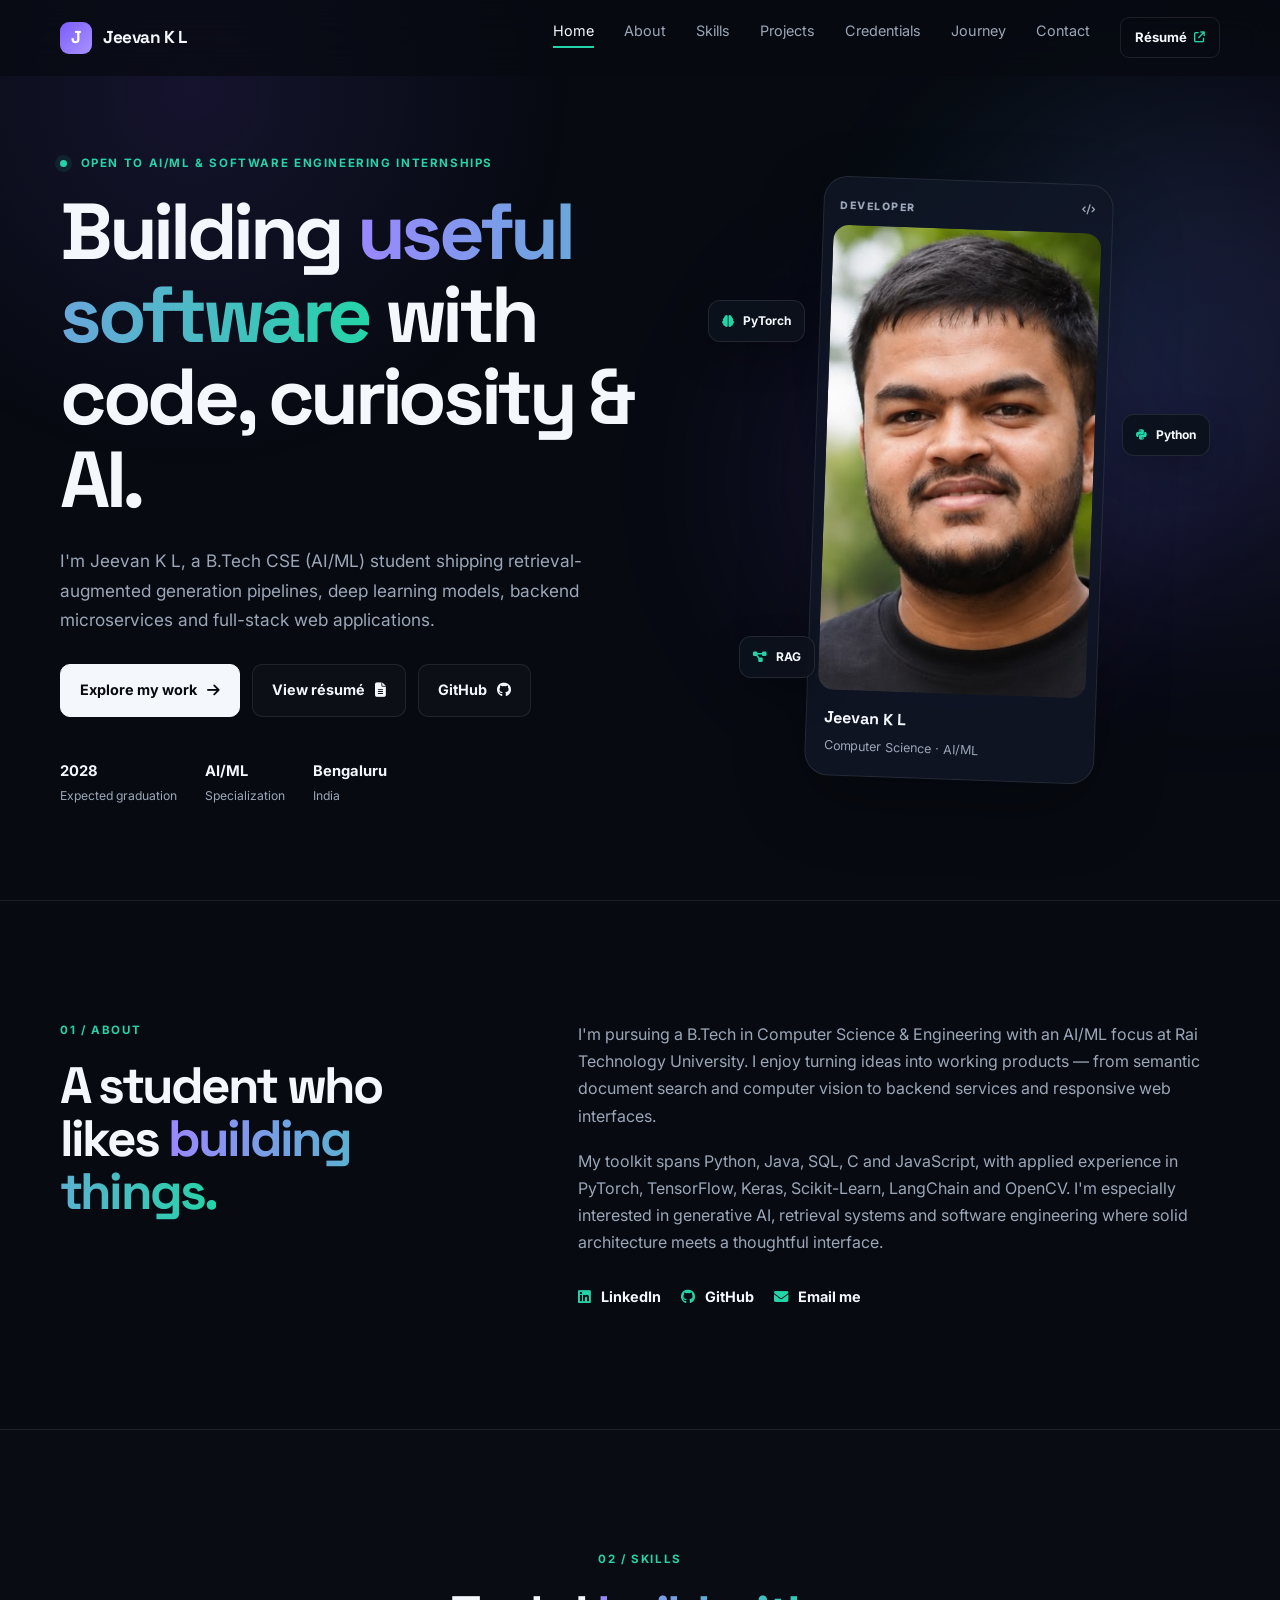
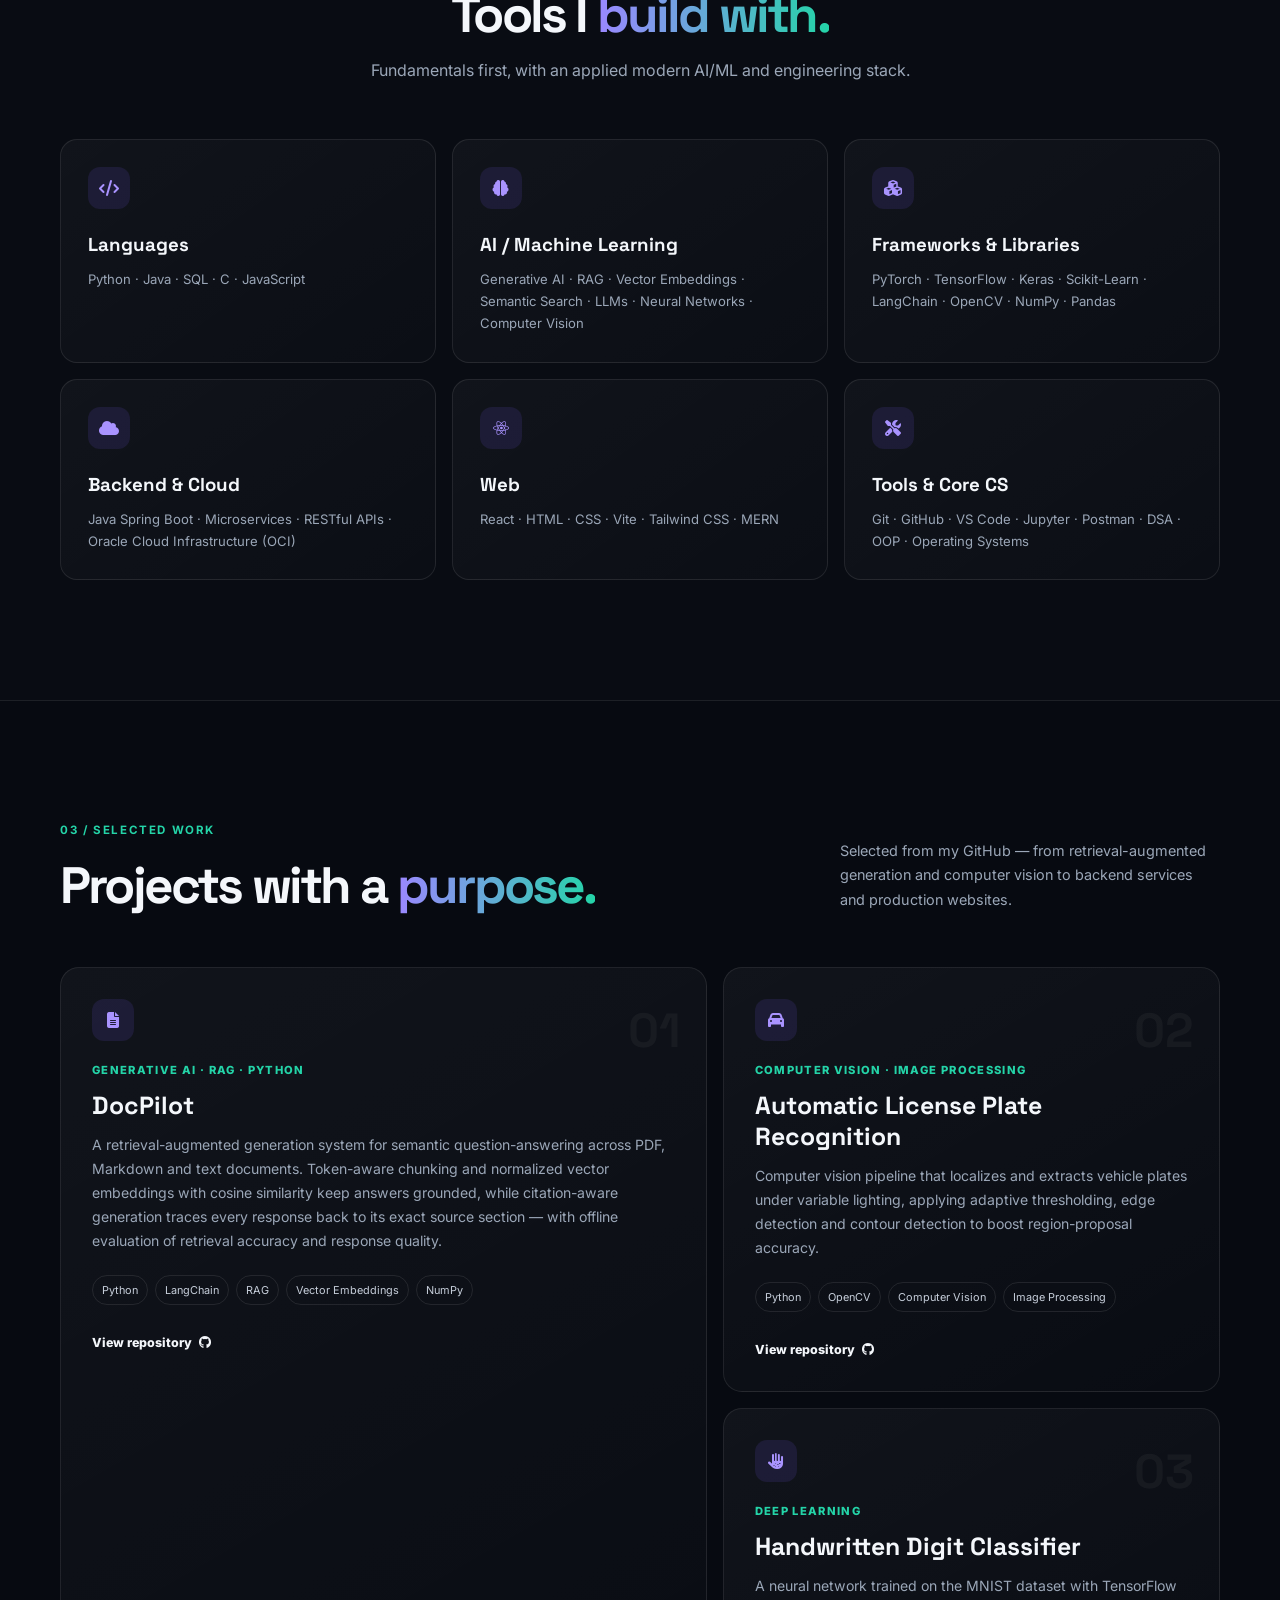
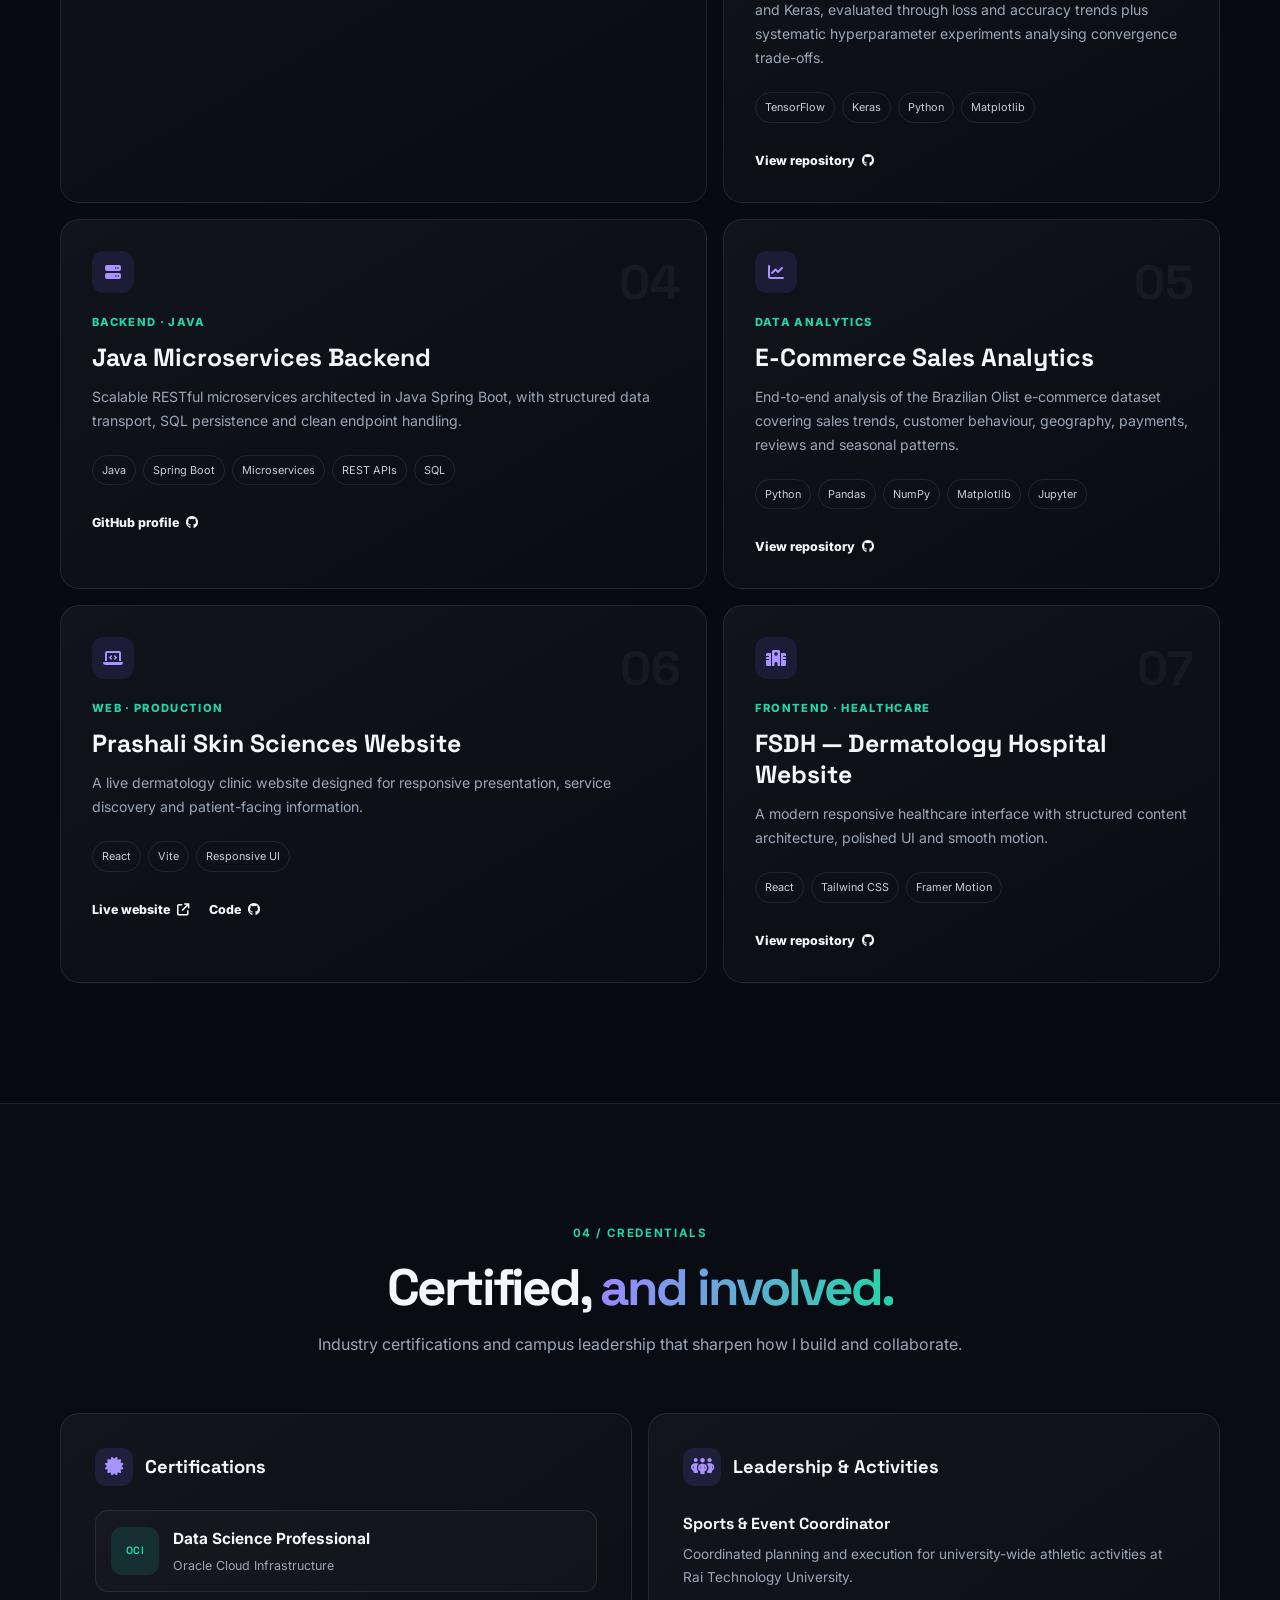
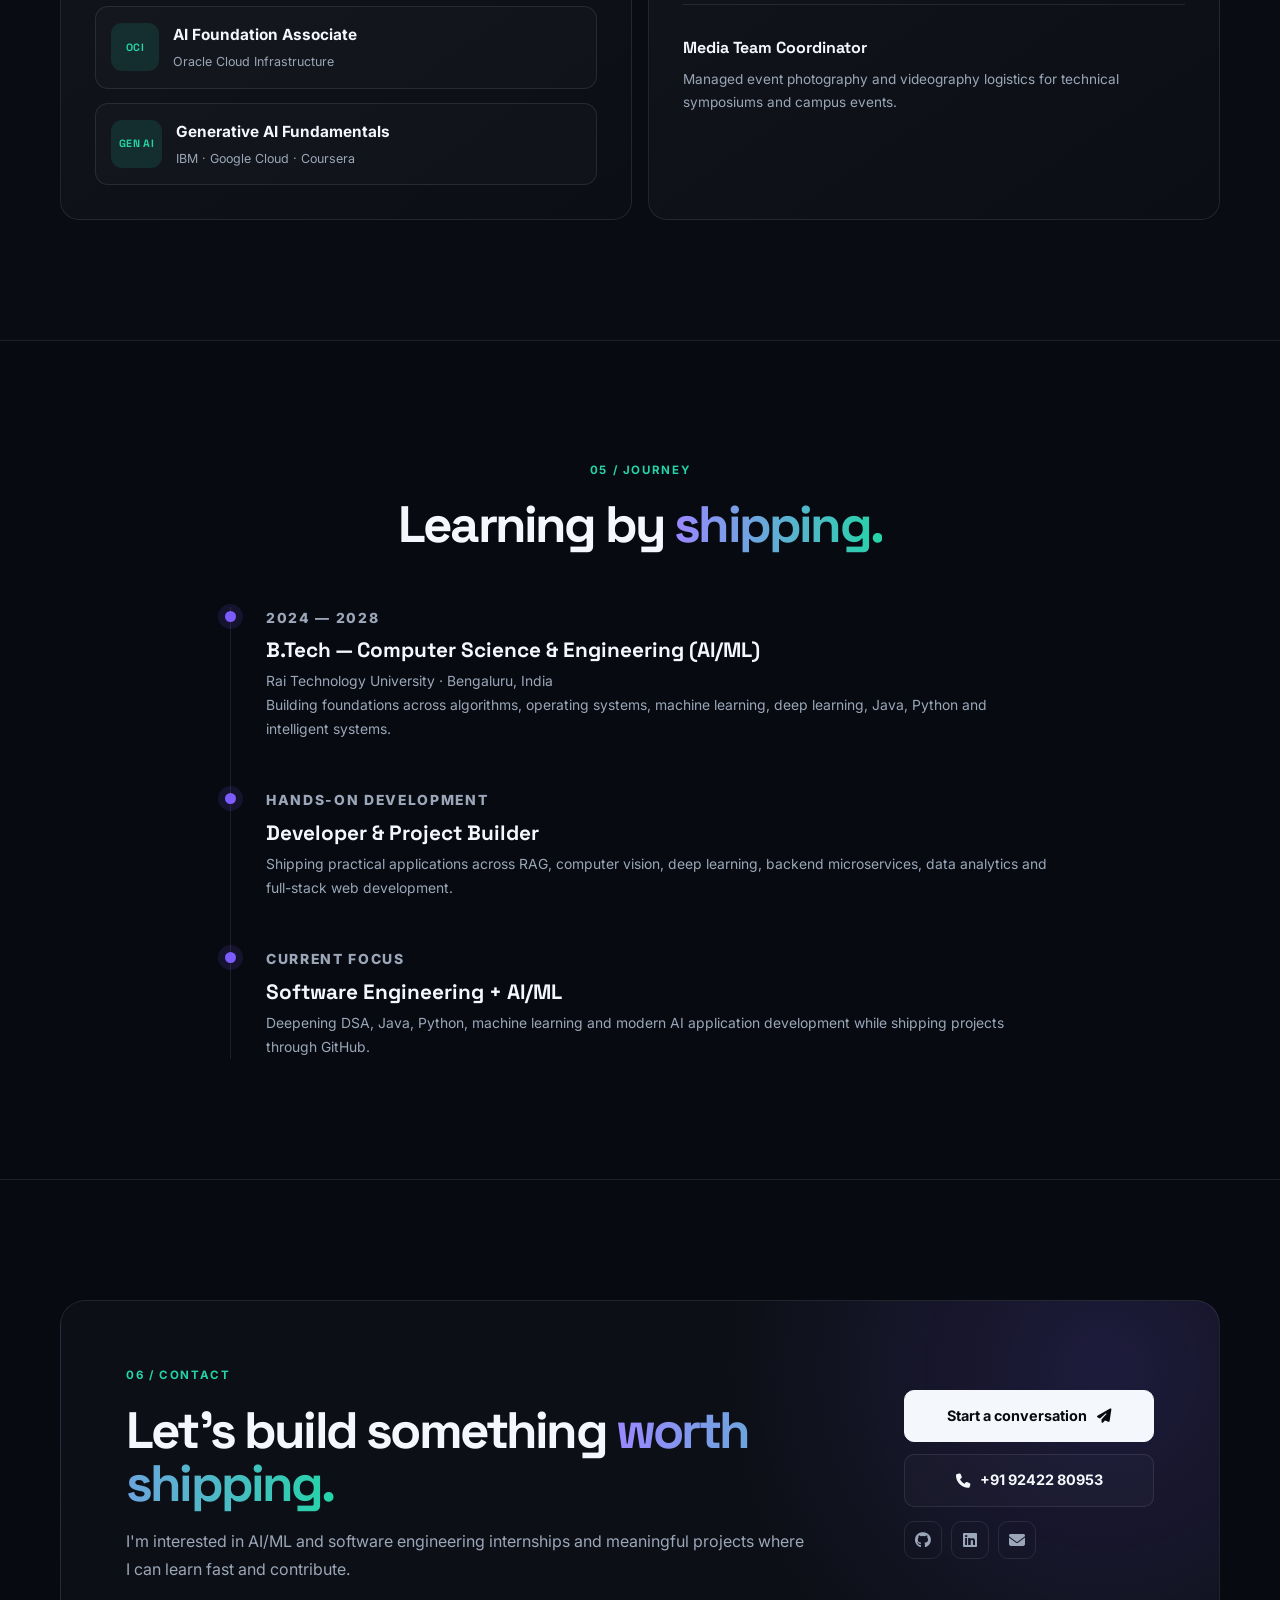
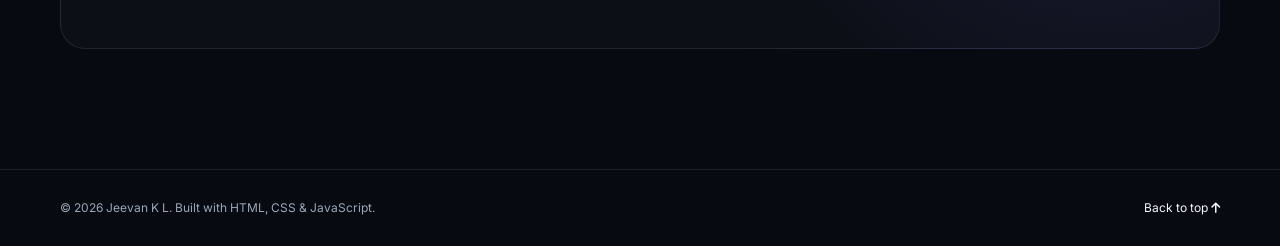
<file: index.html>
<!DOCTYPE html>
<html lang="en">
<head>
  <meta charset="UTF-8">
  <meta name="viewport" content="width=device-width, initial-scale=1.0">
  <meta name="description" content="Jeevan K L — B.Tech CSE (AI/ML) student building RAG systems, deep learning models, backend microservices and full-stack web applications. Open to AI/ML and software engineering internships.">
  <meta name="keywords" content="Jeevan K L, software developer, AI ML, RAG, PyTorch, TensorFlow, Spring Boot, React, Python, Java, portfolio, GitHub, Bengaluru">
  <meta name="author" content="Jeevan K L">
  <meta name="theme-color" content="#070a11">
  <meta property="og:title" content="Jeevan K L — AI/ML & Software Developer Portfolio">
  <meta property="og:description" content="B.Tech CSE (AI/ML) student building RAG pipelines, deep learning models and practical full-stack software.">
  <meta property="og:type" content="website">
  <meta property="og:url" content="https://jeevan-u.github.io/portfolio/">
  <meta property="og:image" content="https://jeevan-u.github.io/portfolio/images/jeevanimage.jpeg">
  <meta name="twitter:card" content="summary_large_image">
  <meta name="twitter:title" content="Jeevan K L — AI/ML & Software Developer Portfolio">
  <meta name="twitter:description" content="B.Tech CSE (AI/ML) student building RAG pipelines, deep learning models and practical full-stack software.">
  <meta name="twitter:image" content="https://jeevan-u.github.io/portfolio/images/jeevanimage.jpeg">
  <link rel="canonical" href="https://jeevan-u.github.io/portfolio/">
  <link rel="icon" href="data:image/svg+xml,%3Csvg xmlns='http://www.w3.org/2000/svg' viewBox='0 0 100 100'%3E%3Crect width='100' height='100' rx='24' fill='%237c5cff'/%3E%3Ctext x='50' y='73' font-size='66' font-family='Arial,sans-serif' font-weight='bold' text-anchor='middle' fill='white'%3EJ%3C/text%3E%3C/svg%3E">
  <link rel="preconnect" href="https://fonts.googleapis.com">
  <link rel="preconnect" href="https://fonts.gstatic.com" crossorigin>
  <link href="https://fonts.googleapis.com/css2?family=Inter:wght@400;500;600;700;800&family=Space+Grotesk:wght@500;600;700&display=swap" rel="stylesheet">
  <link rel="stylesheet" href="https://cdnjs.cloudflare.com/ajax/libs/font-awesome/6.7.1/css/all.min.css">
  <link rel="stylesheet" href="style.css">
  <title>Jeevan K L | AI/ML & Software Developer</title>
  <script type="application/ld+json">
  {
    "@context": "https://schema.org",
    "@type": "Person",
    "name": "Jeevan K L",
    "url": "https://jeevan-u.github.io/portfolio/",
    "image": "https://jeevan-u.github.io/portfolio/images/jeevanimage.jpeg",
    "jobTitle": "Software Developer · AI/ML Student",
    "email": "mailto:kljeevan5@gmail.com",
    "telephone": "+91 92422 80953",
    "address": { "@type": "PostalAddress", "addressLocality": "Bengaluru", "addressRegion": "Karnataka", "addressCountry": "IN" },
    "alumniOf": { "@type": "CollegeOrUniversity", "name": "Rai Technology University" },
    "sameAs": [
      "https://github.com/Jeevan-u",
      "https://www.linkedin.com/in/jeevan-k-l-888537317/"
    ],
    "knowsAbout": ["Python", "Java", "Machine Learning", "Retrieval-Augmented Generation", "PyTorch", "TensorFlow", "Spring Boot", "React"]
  }
  </script>
</head>
<body>
  <a class="skip-link" href="#main-content">Skip to content</a>
  <div class="progress-bar" id="progressBar" aria-hidden="true"></div>

  <header class="site-header" id="home">
    <nav class="navbar" aria-label="Primary navigation">
      <div class="container nav-inner">
        <a class="brand" href="#home" aria-label="Jeevan K L home"><span>J</span> Jeevan K L</a>
        <button class="nav-toggle" id="navToggle" aria-expanded="false" aria-controls="navMenu" aria-label="Open navigation"><i class="fa-solid fa-bars"></i></button>
        <ul class="nav-menu" id="navMenu">
          <li><a class="nav-link active" href="#home">Home</a></li>
          <li><a class="nav-link" href="#about">About</a></li>
          <li><a class="nav-link" href="#skills">Skills</a></li>
          <li><a class="nav-link" href="#projects">Projects</a></li>
          <li><a class="nav-link" href="#credentials">Credentials</a></li>
          <li><a class="nav-link" href="#experience">Journey</a></li>
          <li><a class="nav-link" href="#contact">Contact</a></li>
          <li><a class="nav-cta" href="resume.html">Résumé <i class="fa-solid fa-arrow-up-right-from-square"></i></a></li>
        </ul>
      </div>
    </nav>

    <section class="hero container" aria-labelledby="hero-title">
      <div class="hero-copy reveal">
        <p class="eyebrow"><span class="status-dot"></span> Open to AI/ML & software engineering internships</p>
        <h1 id="hero-title">Building <span>useful software</span> with code, curiosity & AI.</h1>
        <p class="hero-text">I'm Jeevan K L, a B.Tech CSE (AI/ML) student shipping retrieval-augmented generation pipelines, deep learning models, backend microservices and full-stack web applications.</p>
        <div class="hero-actions">
          <a class="btn btn-primary" href="#projects">Explore my work <i class="fa-solid fa-arrow-right"></i></a>
          <a class="btn btn-ghost" href="resume.html">View résumé <i class="fa-solid fa-file-lines"></i></a>
          <a class="btn btn-ghost" href="https://github.com/Jeevan-u" target="_blank" rel="noopener noreferrer">GitHub <i class="fa-brands fa-github"></i></a>
        </div>
        <div class="hero-meta" aria-label="Quick facts">
          <span><strong>2028</strong> Expected graduation</span>
          <span><strong>AI/ML</strong> Specialization</span>
          <span><strong>Bengaluru</strong> India</span>
        </div>
      </div>
      <div class="hero-visual reveal reveal-delay" aria-label="Jeevan K L profile">
        <div class="visual-glow"></div>
        <div class="profile-card">
          <div class="card-top"><span>DEVELOPER</span><i class="fa-solid fa-code"></i></div>
          <img src="images/jeevanimage.jpeg" alt="Jeevan K L profile photo" loading="eager" width="620" height="465">
          <div class="profile-caption"><strong>Jeevan K L</strong><span>Computer Science · AI/ML</span></div>
        </div>
        <div class="floating-chip chip-one"><i class="fa-solid fa-brain"></i> PyTorch</div>
        <div class="floating-chip chip-two"><i class="fa-brands fa-python"></i> Python</div>
        <div class="floating-chip chip-three"><i class="fa-solid fa-diagram-project"></i> RAG</div>
      </div>
    </section>
  </header>

  <main id="main-content">
    <section class="section about" id="about" aria-labelledby="about-title">
      <div class="container split">
        <div class="section-heading reveal"><p class="eyebrow">01 / About</p><h2 id="about-title">A student who likes <span>building things.</span></h2></div>
        <div class="about-copy reveal reveal-delay">
          <p>I'm pursuing a B.Tech in Computer Science &amp; Engineering with an AI/ML focus at Rai Technology University. I enjoy turning ideas into working products — from semantic document search and computer vision to backend services and responsive web interfaces.</p>
          <p>My toolkit spans Python, Java, SQL, C and JavaScript, with applied experience in PyTorch, TensorFlow, Keras, Scikit-Learn, LangChain and OpenCV. I'm especially interested in generative AI, retrieval systems and software engineering where solid architecture meets a thoughtful interface.</p>
          <div class="about-links">
            <a href="https://www.linkedin.com/in/jeevan-k-l-888537317/" target="_blank" rel="noopener noreferrer"><i class="fa-brands fa-linkedin"></i> LinkedIn</a>
            <a href="https://github.com/Jeevan-u" target="_blank" rel="noopener noreferrer"><i class="fa-brands fa-github"></i> GitHub</a>
            <a href="mailto:kljeevan5@gmail.com"><i class="fa-solid fa-envelope"></i> Email me</a>
          </div>
        </div>
      </div>
    </section>

    <section class="section skills-section" id="skills" aria-labelledby="skills-title">
      <div class="container">
        <div class="section-heading centered reveal"><p class="eyebrow">02 / Skills</p><h2 id="skills-title">Tools I <span>build with.</span></h2><p>Fundamentals first, with an applied modern AI/ML and engineering stack.</p></div>
        <div class="skill-grid">
          <article class="skill-card reveal"><div class="skill-icon"><i class="fa-solid fa-code"></i></div><h3>Languages</h3><p>Python · Java · SQL · C · JavaScript</p></article>
          <article class="skill-card reveal reveal-delay"><div class="skill-icon"><i class="fa-solid fa-brain"></i></div><h3>AI / Machine Learning</h3><p>Generative AI · RAG · Vector Embeddings · Semantic Search · LLMs · Neural Networks · Computer Vision</p></article>
          <article class="skill-card reveal"><div class="skill-icon"><i class="fa-solid fa-cubes"></i></div><h3>Frameworks &amp; Libraries</h3><p>PyTorch · TensorFlow · Keras · Scikit-Learn · LangChain · OpenCV · NumPy · Pandas</p></article>
          <article class="skill-card reveal reveal-delay"><div class="skill-icon"><i class="fa-solid fa-cloud"></i></div><h3>Backend &amp; Cloud</h3><p>Java Spring Boot · Microservices · RESTful APIs · Oracle Cloud Infrastructure (OCI)</p></article>
          <article class="skill-card reveal"><div class="skill-icon"><i class="fa-brands fa-react"></i></div><h3>Web</h3><p>React · HTML · CSS · Vite · Tailwind CSS · MERN</p></article>
          <article class="skill-card reveal reveal-delay"><div class="skill-icon"><i class="fa-solid fa-screwdriver-wrench"></i></div><h3>Tools &amp; Core CS</h3><p>Git · GitHub · VS Code · Jupyter · Postman · DSA · OOP · Operating Systems</p></article>
        </div>
      </div>
    </section>

    <section class="section projects" id="projects" aria-labelledby="projects-title">
      <div class="container">
        <div class="section-heading project-heading reveal">
          <div><p class="eyebrow">03 / Selected work</p><h2 id="projects-title">Projects with a <span>purpose.</span></h2></div>
          <p>Selected from my GitHub — from retrieval-augmented generation and computer vision to backend services and production websites.</p>
        </div>
        <div class="project-grid">
          <article class="project-card featured reveal">
            <div class="project-number">01</div><div class="project-icon"><i class="fa-solid fa-file-lines"></i></div>
            <p class="project-type">Generative AI · RAG · Python</p><h3>DocPilot</h3>
            <p>A retrieval-augmented generation system for semantic question-answering across PDF, Markdown and text documents. Token-aware chunking and normalized vector embeddings with cosine similarity keep answers grounded, while citation-aware generation traces every response back to its exact source section — with offline evaluation of retrieval accuracy and response quality.</p>
            <div class="tags"><span>Python</span><span>LangChain</span><span>RAG</span><span>Vector Embeddings</span><span>NumPy</span></div>
            <div class="project-links"><a href="https://github.com/Jeevan-u/docpilot" target="_blank" rel="noopener noreferrer">View repository <i class="fa-brands fa-github"></i></a></div>
          </article>

          <article class="project-card reveal reveal-delay">
            <div class="project-number">02</div><div class="project-icon"><i class="fa-solid fa-car"></i></div>
            <p class="project-type">Computer Vision · Image Processing</p><h3>Automatic License Plate Recognition</h3>
            <p>Computer vision pipeline that localizes and extracts vehicle plates under variable lighting, applying adaptive thresholding, edge detection and contour detection to boost region-proposal accuracy.</p>
            <div class="tags"><span>Python</span><span>OpenCV</span><span>Computer Vision</span><span>Image Processing</span></div>
            <div class="project-links"><a href="https://github.com/Jeevan-u/license-plate-recognition" target="_blank" rel="noopener noreferrer">View repository <i class="fa-brands fa-github"></i></a></div>
          </article>

          <article class="project-card reveal">
            <div class="project-number">03</div><div class="project-icon"><i class="fa-solid fa-hand-dots"></i></div>
            <p class="project-type">Deep Learning</p><h3>Handwritten Digit Classifier</h3>
            <p>A neural network trained on the MNIST dataset with TensorFlow and Keras, evaluated through loss and accuracy trends plus systematic hyperparameter experiments analysing convergence trade-offs.</p>
            <div class="tags"><span>TensorFlow</span><span>Keras</span><span>Python</span><span>Matplotlib</span></div>
            <div class="project-links"><a href="https://github.com/Jeevan-u/DEEP-LEARNING-ASSIGNMENT-" target="_blank" rel="noopener noreferrer">View repository <i class="fa-brands fa-github"></i></a></div>
          </article>

          <article class="project-card reveal reveal-delay">
            <div class="project-number">04</div><div class="project-icon"><i class="fa-solid fa-server"></i></div>
            <p class="project-type">Backend · Java</p><h3>Java Microservices Backend</h3>
            <p>Scalable RESTful microservices architected in Java Spring Boot, with structured data transport, SQL persistence and clean endpoint handling.</p>
            <div class="tags"><span>Java</span><span>Spring Boot</span><span>Microservices</span><span>REST APIs</span><span>SQL</span></div>
            <div class="project-links"><a href="https://github.com/Jeevan-u" target="_blank" rel="noopener noreferrer">GitHub profile <i class="fa-brands fa-github"></i></a></div>
          </article>

          <article class="project-card reveal">
            <div class="project-number">05</div><div class="project-icon"><i class="fa-solid fa-chart-line"></i></div>
            <p class="project-type">Data Analytics</p><h3>E-Commerce Sales Analytics</h3>
            <p>End-to-end analysis of the Brazilian Olist e-commerce dataset covering sales trends, customer behaviour, geography, payments, reviews and seasonal patterns.</p>
            <div class="tags"><span>Python</span><span>Pandas</span><span>NumPy</span><span>Matplotlib</span><span>Jupyter</span></div>
            <div class="project-links"><a href="https://github.com/Jeevan-u/-E-COMMERCE-SALES-ANALYTICS-PROJECT" target="_blank" rel="noopener noreferrer">View repository <i class="fa-brands fa-github"></i></a></div>
          </article>

          <article class="project-card reveal reveal-delay">
            <div class="project-number">06</div><div class="project-icon"><i class="fa-solid fa-laptop-code"></i></div>
            <p class="project-type">Web · Production</p><h3>Prashali Skin Sciences Website</h3>
            <p>A live dermatology clinic website designed for responsive presentation, service discovery and patient-facing information.</p>
            <div class="tags"><span>React</span><span>Vite</span><span>Responsive UI</span></div>
            <div class="project-links"><a href="https://www.prashaliskinsciences.com/" target="_blank" rel="noopener noreferrer">Live website <i class="fa-solid fa-arrow-up-right-from-square"></i></a><a href="https://github.com/Jeevan-u/Dermat-website-basic1" target="_blank" rel="noopener noreferrer">Code <i class="fa-brands fa-github"></i></a></div>
          </article>

          <article class="project-card reveal">
            <div class="project-number">07</div><div class="project-icon"><i class="fa-solid fa-hospital"></i></div>
            <p class="project-type">Frontend · Healthcare</p><h3>FSDH — Dermatology Hospital Website</h3>
            <p>A modern responsive healthcare interface with structured content architecture, polished UI and smooth motion.</p>
            <div class="tags"><span>React</span><span>Tailwind CSS</span><span>Framer Motion</span></div>
            <div class="project-links"><a href="https://github.com/Jeevan-u/FSDH" target="_blank" rel="noopener noreferrer">View repository <i class="fa-brands fa-github"></i></a></div>
          </article>
        </div>
      </div>
    </section>

    <section class="section credentials" id="credentials" aria-labelledby="credentials-title">
      <div class="container">
        <div class="section-heading centered reveal"><p class="eyebrow">04 / Credentials</p><h2 id="credentials-title">Certified, <span>and involved.</span></h2><p>Industry certifications and campus leadership that sharpen how I build and collaborate.</p></div>
        <div class="cred-grid">
          <div class="cred-col reveal">
            <h3 class="cred-head"><i class="fa-solid fa-certificate"></i> Certifications</h3>
            <ul class="cert-list">
              <li><span class="cert-badge">OCI</span><div><strong>Data Science Professional</strong><em>Oracle Cloud Infrastructure</em></div></li>
              <li><span class="cert-badge">OCI</span><div><strong>AI Foundation Associate</strong><em>Oracle Cloud Infrastructure</em></div></li>
              <li><span class="cert-badge">GEN&nbsp;AI</span><div><strong>Generative AI Fundamentals</strong><em>IBM · Google Cloud · Coursera</em></div></li>
            </ul>
          </div>
          <div class="cred-col reveal reveal-delay">
            <h3 class="cred-head"><i class="fa-solid fa-people-group"></i> Leadership &amp; Activities</h3>
            <ul class="lead-list">
              <li><strong>Sports &amp; Event Coordinator</strong><p>Coordinated planning and execution for university-wide athletic activities at Rai Technology University.</p></li>
              <li><strong>Media Team Coordinator</strong><p>Managed event photography and videography logistics for technical symposiums and campus events.</p></li>
            </ul>
          </div>
        </div>
      </div>
    </section>

    <section class="section experience" id="experience" aria-labelledby="experience-title">
      <div class="container">
        <div class="section-heading centered reveal"><p class="eyebrow">05 / Journey</p><h2 id="experience-title">Learning by <span>shipping.</span></h2></div>
        <div class="timeline">
          <article class="timeline-item reveal"><span class="timeline-dot"></span><div><p class="timeline-date">2024 — 2028</p><h3>B.Tech — Computer Science &amp; Engineering (AI/ML)</h3><p>Rai Technology University · Bengaluru, India</p><p>Building foundations across algorithms, operating systems, machine learning, deep learning, Java, Python and intelligent systems.</p></div></article>
          <article class="timeline-item reveal reveal-delay"><span class="timeline-dot"></span><div><p class="timeline-date">Hands-on development</p><h3>Developer &amp; Project Builder</h3><p>Shipping practical applications across RAG, computer vision, deep learning, backend microservices, data analytics and full-stack web development.</p></div></article>
          <article class="timeline-item reveal"><span class="timeline-dot"></span><div><p class="timeline-date">Current focus</p><h3>Software Engineering + AI/ML</h3><p>Deepening DSA, Java, Python, machine learning and modern AI application development while shipping projects through GitHub.</p></div></article>
        </div>
      </div>
    </section>

    <section class="section contact" id="contact" aria-labelledby="contact-title">
      <div class="container contact-card reveal">
        <div><p class="eyebrow">06 / Contact</p><h2 id="contact-title">Let's build something <span>worth shipping.</span></h2><p>I'm interested in AI/ML and software engineering internships and meaningful projects where I can learn fast and contribute.</p></div>
        <div class="contact-actions">
          <a class="btn btn-primary" href="mailto:kljeevan5@gmail.com">Start a conversation <i class="fa-solid fa-paper-plane"></i></a>
          <a class="btn btn-ghost" href="tel:+919242280953"><i class="fa-solid fa-phone"></i> +91 92422 80953</a>
          <div class="socials" aria-label="Social links">
            <a href="https://github.com/Jeevan-u" target="_blank" rel="noopener noreferrer" aria-label="GitHub"><i class="fa-brands fa-github"></i></a>
            <a href="https://www.linkedin.com/in/jeevan-k-l-888537317/" target="_blank" rel="noopener noreferrer" aria-label="LinkedIn"><i class="fa-brands fa-linkedin"></i></a>
            <a href="mailto:kljeevan5@gmail.com" aria-label="Email"><i class="fa-solid fa-envelope"></i></a>
          </div>
        </div>
      </div>
    </section>
  </main>

  <footer class="footer"><div class="container footer-inner"><p>© <span id="year"></span> Jeevan K L. Built with HTML, CSS &amp; JavaScript.</p><a href="#home">Back to top <i class="fa-solid fa-arrow-up"></i></a></div></footer>
  <script src="main.js"></script>
</body>
</html>
</file>
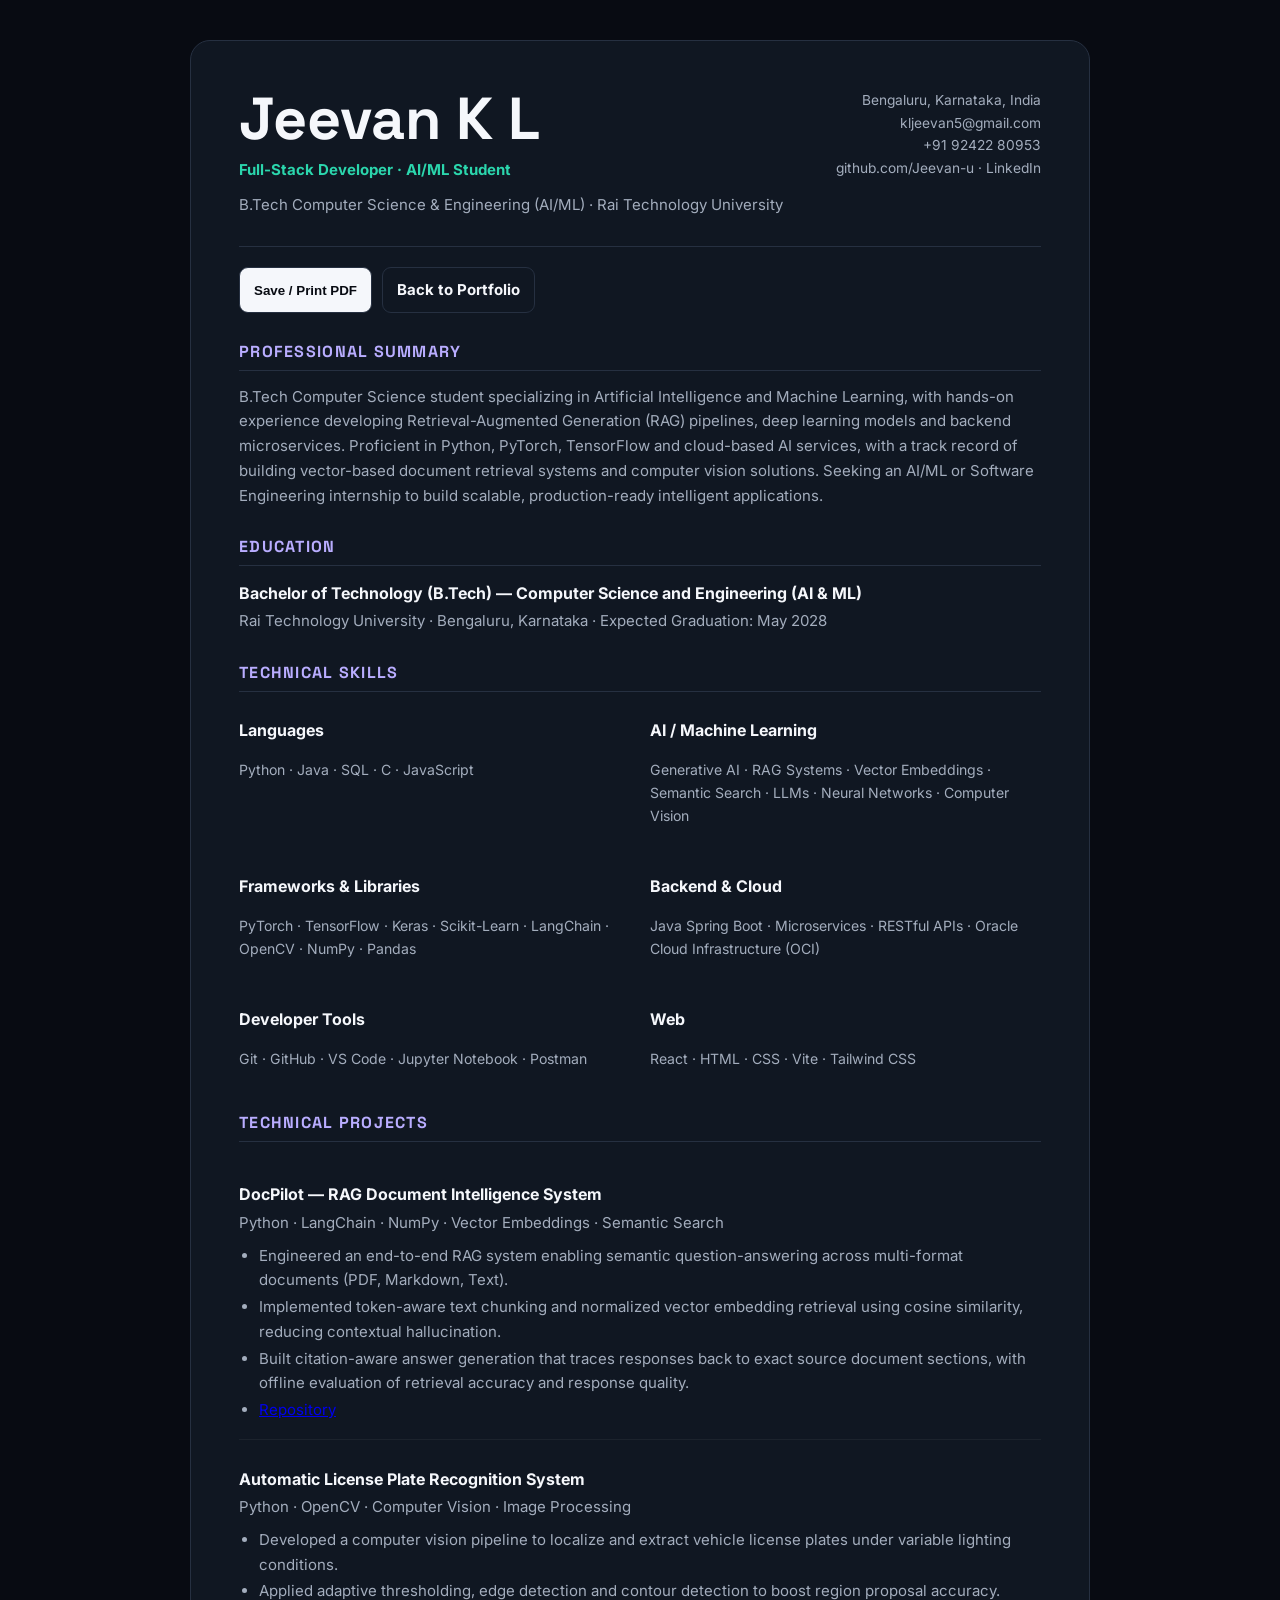
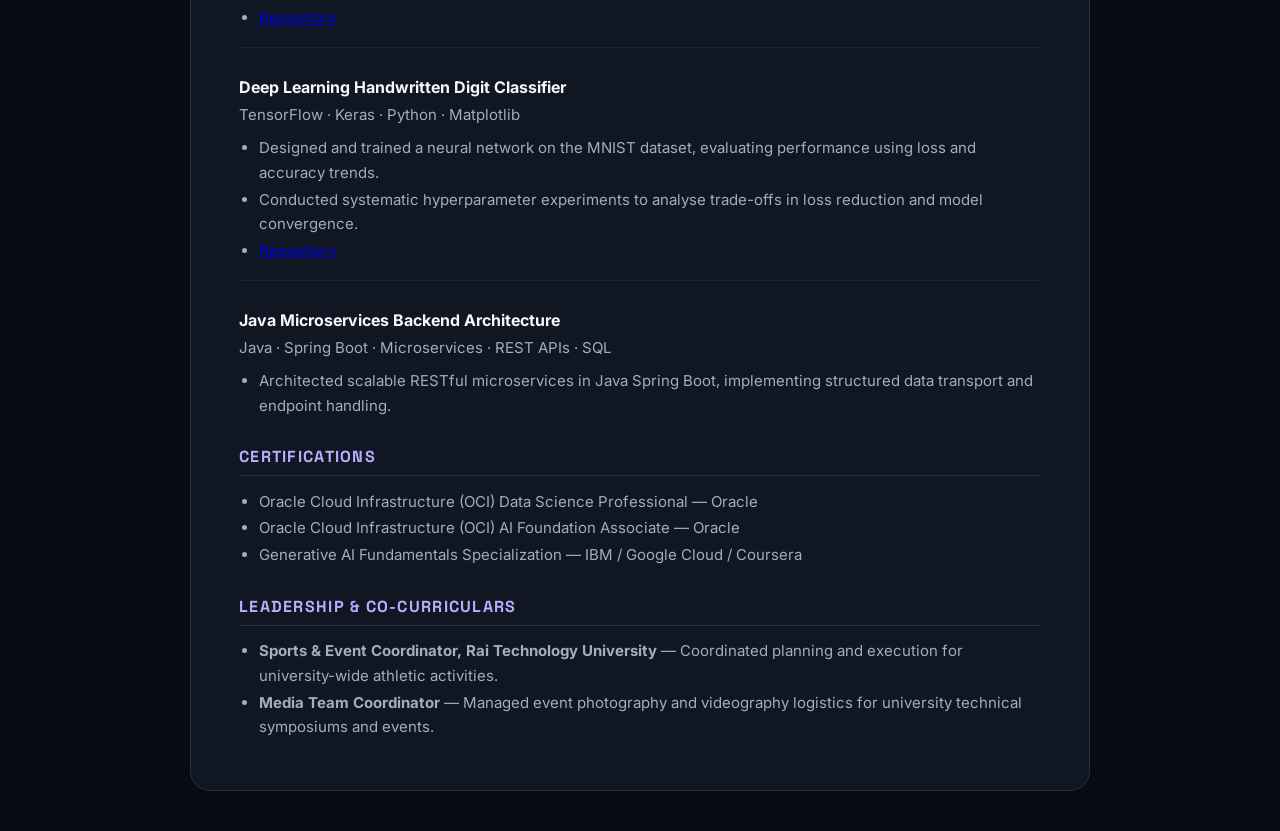
<file: resume.html>
<!DOCTYPE html>
<html lang="en">
<head>
  <meta charset="UTF-8">
  <meta name="viewport" content="width=device-width, initial-scale=1.0">
  <meta name="description" content="Resume of Jeevan K L — Computer Science Engineering student specializing in AI/ML, building RAG systems, deep learning models and backend microservices.">
  <title>Jeevan K L | Resume</title>
  <link rel="icon" href="data:image/svg+xml,%3Csvg xmlns='http://www.w3.org/2000/svg' viewBox='0 0 100 100'%3E%3Crect width='100' height='100' rx='24' fill='%237c5cff'/%3E%3Ctext x='50' y='73' font-size='66' font-family='Arial,sans-serif' font-weight='bold' text-anchor='middle' fill='white'%3EJ%3C/text%3E%3C/svg%3E">
  <link rel="preconnect" href="https://fonts.googleapis.com">
  <link rel="preconnect" href="https://fonts.gstatic.com" crossorigin>
  <link href="https://fonts.googleapis.com/css2?family=Inter:wght@400;500;600;700;800&family=Space+Grotesk:wght@600;700&display=swap" rel="stylesheet">
  <style>
    :root{--bg:#080b12;--card:#101722;--text:#f5f7fb;--muted:#a3adbd;--line:#263041;--accent:#8b72ff;--green:#2bd6ad}*{box-sizing:border-box}body{margin:0;background:var(--bg);color:var(--text);font:15px/1.65 Inter,system-ui,sans-serif}.page{width:min(900px,calc(100% - 28px));margin:40px auto}.resume{background:var(--card);border:1px solid var(--line);border-radius:20px;padding:48px}.top{display:flex;justify-content:space-between;gap:30px;align-items:flex-start;border-bottom:1px solid var(--line);padding-bottom:25px}.name{font:700 clamp(2.2rem,6vw,3.7rem)/1 'Space Grotesk';margin:0}.role{color:var(--green);font-weight:700;margin:10px 0}.contact{color:var(--muted);font-size:.86rem;text-align:right}.contact a{color:inherit;text-decoration:none}.contact a:hover{color:var(--text)}.actions{display:flex;gap:10px;flex-wrap:wrap;margin:20px 0}.btn{display:inline-block;padding:10px 14px;border:1px solid var(--line);border-radius:9px;color:var(--text);text-decoration:none;font-weight:700}.btn.primary{background:var(--text);color:#080b12}.section{margin-top:28px}.section h2{font:700 1rem 'Space Grotesk';letter-spacing:.08em;text-transform:uppercase;color:#b9adff;border-bottom:1px solid var(--line);padding-bottom:8px}.section h3{margin:12px 0 2px;font-size:1rem}.muted{color:var(--muted);margin:3px 0}.tags{color:var(--muted);font-size:.88rem}.grid{display:grid;grid-template-columns:1fr 1fr;gap:20px}.project{padding:14px 0;border-bottom:1px solid rgba(255,255,255,.05)}.project:last-child{border-bottom:0;padding-bottom:0}ul{margin:8px 0 0;padding-left:20px;color:var(--muted)}li{margin:2px 0}@media(max-width:650px){.resume{padding:28px 22px}.top{display:block}.contact{text-align:left;margin-top:16px}.grid{grid-template-columns:1fr}}@media print{body{background:white;color:#111}.resume{border:0;background:white;padding:0}.actions{display:none}.muted,ul,.contact,.tags{color:#444}.section h2{color:#4d3bb5}.role{color:#0f766e}}
  </style>
</head>
<body>
  <div class="page"><article class="resume">
    <header class="top"><div><h1 class="name">Jeevan K L</h1><p class="role">Full-Stack Developer · AI/ML Student</p><p class="muted">B.Tech Computer Science &amp; Engineering (AI/ML) · Rai Technology University</p></div><div class="contact">Bengaluru, Karnataka, India<br><a href="mailto:kljeevan5@gmail.com">kljeevan5@gmail.com</a><br><a href="tel:+919242280953">+91 92422 80953</a><br><a href="https://github.com/Jeevan-u">github.com/Jeevan-u</a> · <a href="https://www.linkedin.com/in/jeevan-k-l-888537317/">LinkedIn</a></div></header>
    <div class="actions"><button class="btn primary" onclick="window.print()">Save / Print PDF</button><a class="btn" href="index.html">Back to Portfolio</a></div>
    <section class="section"><h2>Professional Summary</h2><p class="muted">B.Tech Computer Science student specializing in Artificial Intelligence and Machine Learning, with hands-on experience developing Retrieval-Augmented Generation (RAG) pipelines, deep learning models and backend microservices. Proficient in Python, PyTorch, TensorFlow and cloud-based AI services, with a track record of building vector-based document retrieval systems and computer vision solutions. Seeking an AI/ML or Software Engineering internship to build scalable, production-ready intelligent applications.</p></section>
    <section class="section"><h2>Education</h2><h3>Bachelor of Technology (B.Tech) — Computer Science and Engineering (AI &amp; ML)</h3><p class="muted">Rai Technology University · Bengaluru, Karnataka · Expected Graduation: May 2028</p></section>
    <section class="section"><h2>Technical Skills</h2><div class="grid"><div><h3>Languages</h3><p class="tags">Python · Java · SQL · C · JavaScript</p></div><div><h3>AI / Machine Learning</h3><p class="tags">Generative AI · RAG Systems · Vector Embeddings · Semantic Search · LLMs · Neural Networks · Computer Vision</p></div><div><h3>Frameworks &amp; Libraries</h3><p class="tags">PyTorch · TensorFlow · Keras · Scikit-Learn · LangChain · OpenCV · NumPy · Pandas</p></div><div><h3>Backend &amp; Cloud</h3><p class="tags">Java Spring Boot · Microservices · RESTful APIs · Oracle Cloud Infrastructure (OCI)</p></div><div><h3>Developer Tools</h3><p class="tags">Git · GitHub · VS Code · Jupyter Notebook · Postman</p></div><div><h3>Web</h3><p class="tags">React · HTML · CSS · Vite · Tailwind CSS</p></div></div></section>
    <section class="section"><h2>Technical Projects</h2>
      <div class="project"><h3>DocPilot — RAG Document Intelligence System</h3><p class="muted">Python · LangChain · NumPy · Vector Embeddings · Semantic Search</p><ul><li>Engineered an end-to-end RAG system enabling semantic question-answering across multi-format documents (PDF, Markdown, Text).</li><li>Implemented token-aware text chunking and normalized vector embedding retrieval using cosine similarity, reducing contextual hallucination.</li><li>Built citation-aware answer generation that traces responses back to exact source document sections, with offline evaluation of retrieval accuracy and response quality.</li><li><a href="https://github.com/Jeevan-u/docpilot">Repository</a></li></ul></div>
      <div class="project"><h3>Automatic License Plate Recognition System</h3><p class="muted">Python · OpenCV · Computer Vision · Image Processing</p><ul><li>Developed a computer vision pipeline to localize and extract vehicle license plates under variable lighting conditions.</li><li>Applied adaptive thresholding, edge detection and contour detection to boost region proposal accuracy.</li><li><a href="https://github.com/Jeevan-u/license-plate-recognition">Repository</a></li></ul></div>
      <div class="project"><h3>Deep Learning Handwritten Digit Classifier</h3><p class="muted">TensorFlow · Keras · Python · Matplotlib</p><ul><li>Designed and trained a neural network on the MNIST dataset, evaluating performance using loss and accuracy trends.</li><li>Conducted systematic hyperparameter experiments to analyse trade-offs in loss reduction and model convergence.</li><li><a href="https://github.com/Jeevan-u/DEEP-LEARNING-ASSIGNMENT-">Repository</a></li></ul></div>
      <div class="project"><h3>Java Microservices Backend Architecture</h3><p class="muted">Java · Spring Boot · Microservices · REST APIs · SQL</p><ul><li>Architected scalable RESTful microservices in Java Spring Boot, implementing structured data transport and endpoint handling.</li></ul></div>
    </section>
    <section class="section"><h2>Certifications</h2><ul><li>Oracle Cloud Infrastructure (OCI) Data Science Professional — Oracle</li><li>Oracle Cloud Infrastructure (OCI) AI Foundation Associate — Oracle</li><li>Generative AI Fundamentals Specialization — IBM / Google Cloud / Coursera</li></ul></section>
    <section class="section"><h2>Leadership &amp; Co-Curriculars</h2><ul><li><strong>Sports &amp; Event Coordinator, Rai Technology University</strong> — Coordinated planning and execution for university-wide athletic activities.</li><li><strong>Media Team Coordinator</strong> — Managed event photography and videography logistics for university technical symposiums and events.</li></ul></section>
  </article></div>
</body>
</html>
</file>
<file: style.css>
:root{--bg:#070a11;--surface:#0d121c;--surface-2:#111827;--text:#f4f7fb;--muted:#9ba7b8;--line:rgba(255,255,255,.09);--accent:#7c5cff;--accent-2:#24d4a8;--max:1160px;--shadow:0 24px 70px rgba(0,0,0,.28)}
*{box-sizing:border-box;margin:0;padding:0}html{scroll-behavior:smooth;scroll-padding-top:84px}body{font-family:Inter,system-ui,sans-serif;background:var(--bg);color:var(--text);line-height:1.7;overflow-x:hidden}body:before{content:"";position:fixed;inset:0;pointer-events:none;background:radial-gradient(circle at 15% 10%,rgba(124,92,255,.12),transparent 28%),radial-gradient(circle at 85% 35%,rgba(36,212,168,.07),transparent 25%);z-index:-1}a{color:inherit;text-decoration:none}button{font:inherit}img{max-width:100%;display:block}.container{width:min(var(--max),calc(100% - 40px));margin:auto}.skip-link{position:fixed;left:15px;top:-60px;background:#fff;color:#000;padding:10px 16px;border-radius:8px;z-index:100}.skip-link:focus{top:15px}.progress-bar{position:fixed;top:0;left:0;height:3px;width:0;background:linear-gradient(90deg,var(--accent),var(--accent-2));z-index:200}
.site-header{min-height:100vh;position:relative;overflow:hidden}.site-header:after{content:"";position:absolute;width:480px;height:480px;right:-180px;top:110px;background:rgba(124,92,255,.13);filter:blur(100px);border-radius:50%;pointer-events:none}.navbar{position:fixed;top:0;left:0;right:0;height:76px;background:rgba(7,10,17,.72);backdrop-filter:blur(18px);border-bottom:1px solid transparent;z-index:100;transition:.3s}.navbar.scrolled{border-color:var(--line);background:rgba(7,10,17,.9)}.nav-inner{height:100%;display:flex;align-items:center;justify-content:space-between}.brand{font-family:"Space Grotesk";font-weight:700;font-size:1.08rem;letter-spacing:-.03em}.brand span{display:inline-grid;place-items:center;width:32px;height:32px;margin-right:8px;border-radius:9px;background:linear-gradient(135deg,var(--accent),#a993ff);color:white}.nav-menu{display:flex;gap:30px;list-style:none}.nav-link{font-size:.9rem;color:var(--muted);transition:.25s;position:relative}.nav-link:after{content:"";position:absolute;left:0;bottom:-9px;width:0;height:2px;background:var(--accent-2);transition:.25s}.nav-link:hover,.nav-link.active{color:var(--text)}.nav-link.active:after,.nav-link:hover:after{width:100%}.nav-toggle{display:none;background:none;border:0;color:var(--text);font-size:1.2rem}
.hero{min-height:100vh;padding-top:150px;padding-bottom:90px;display:grid;grid-template-columns:1.05fr .95fr;align-items:center;gap:60px}.eyebrow{text-transform:uppercase;letter-spacing:.14em;font-size:.72rem;font-weight:700;color:var(--accent-2);margin-bottom:18px}.status-dot{display:inline-block;width:7px;height:7px;border-radius:50%;background:var(--accent-2);box-shadow:0 0 0 5px rgba(36,212,168,.1);margin-right:9px}.hero h1,.section-heading h2,.contact h2{font-family:"Space Grotesk";letter-spacing:-.055em;line-height:1.04}.hero h1{font-size:clamp(3rem,6.2vw,5.6rem);max-width:800px}.hero h1 span,.section-heading h2 span,.contact h2 span{color:transparent;background:linear-gradient(90deg,#9b87ff,var(--accent-2));background-clip:text;-webkit-background-clip:text}.hero-text{color:var(--muted);font-size:1.08rem;max-width:680px;margin:25px 0 30px}.hero-actions{display:flex;gap:12px;flex-wrap:wrap}.btn{display:inline-flex;align-items:center;gap:10px;padding:13px 19px;border-radius:10px;border:1px solid var(--line);font-size:.9rem;font-weight:700;transition:transform .25s,background .25s,border-color .25s}.btn:hover{transform:translateY(-3px)}.btn-primary{background:var(--text);color:#080a10;border-color:var(--text)}.btn-primary:hover{background:#dfe5ee}.btn-ghost{background:rgba(255,255,255,.025)}.hero-meta{display:flex;gap:28px;margin-top:42px;color:var(--muted);font-size:.76rem;flex-wrap:wrap}.hero-meta strong{display:block;color:var(--text);font-size:.92rem;margin-bottom:2px}.hero-visual{position:relative;min-height:400px;display:grid;place-items:center}.visual-glow{position:absolute;width:350px;height:350px;border-radius:50%;background:var(--accent);filter:blur(100px);opacity:.16}.profile-card{width:min(290px,62vw);padding:10px;border:1px solid var(--line);border-radius:24px;background:rgba(17,24,39,.78);box-shadow:var(--shadow);transform:rotate(2deg);position:relative;z-index:2}.profile-card img{width:100%;aspect-ratio:4/3;object-fit:cover;object-position:center;border-radius:16px;background:#171d2a}.card-top{display:flex;justify-content:space-between;padding:10px 6px;color:var(--muted);font-size:.65rem;letter-spacing:.14em;font-weight:800}.profile-caption{padding:14px 8px 7px}.profile-caption strong{display:block;font-family:"Space Grotesk"}.profile-caption span{color:var(--muted);font-size:.78rem}.floating-chip{position:absolute;z-index:3;padding:10px 13px;border:1px solid var(--line);background:rgba(13,18,28,.9);border-radius:12px;font-size:.75rem;font-weight:700;box-shadow:0 14px 35px rgba(0,0,0,.25);animation:float 5s ease-in-out infinite}.floating-chip i{color:var(--accent-2);margin-right:6px}.chip-one{top:20%;left:2%}.chip-two{right:2%;top:39%;animation-delay:1s}.chip-three{bottom:17%;left:8%;animation-delay:2s}@keyframes float{50%{transform:translateY(-10px)}}
.section{padding:120px 0;border-top:1px solid var(--line)}.split{display:grid;grid-template-columns:.8fr 1.2fr;gap:90px}.section-heading h2{font-size:clamp(2.3rem,4vw,4rem)}.section-heading.centered{text-align:center;max-width:720px;margin:0 auto 55px}.section-heading.centered>p:last-child{color:var(--muted);margin-top:16px}.about-copy{color:var(--muted);font-size:1rem}.about-copy p+p{margin-top:18px}.about-links{display:flex;gap:20px;margin-top:28px}.about-links a{color:var(--text);font-weight:700;font-size:.9rem}.about-links i{color:var(--accent-2);margin-right:7px}.skills-section{background:rgba(255,255,255,.012)}.skill-grid{display:grid;grid-template-columns:repeat(3,1fr);gap:16px}.skill-card{padding:27px;border:1px solid var(--line);border-radius:17px;background:linear-gradient(145deg,rgba(255,255,255,.035),rgba(255,255,255,.012));transition:.3s}.skill-card:hover{transform:translateY(-5px);border-color:rgba(124,92,255,.5);box-shadow:0 20px 50px rgba(0,0,0,.18)}.skill-icon,.project-icon{width:42px;height:42px;display:grid;place-items:center;border-radius:12px;background:rgba(124,92,255,.12);color:#a993ff;margin-bottom:20px}.skill-card h3{font-family:"Space Grotesk"}.skill-card p{color:var(--muted);font-size:.82rem;margin-top:7px}.project-heading{display:flex;justify-content:space-between;gap:40px;align-items:end;margin-bottom:55px}.project-heading>p{max-width:380px;color:var(--muted);font-size:.9rem}.project-grid{display:grid;grid-template-columns:1.3fr 1fr;gap:16px}.project-card{position:relative;min-height:330px;padding:31px;border:1px solid var(--line);border-radius:19px;background:linear-gradient(150deg,rgba(255,255,255,.045),rgba(255,255,255,.012));overflow:hidden;transition:.3s}.project-card:hover{transform:translateY(-6px);border-color:rgba(124,92,255,.42)}.project-card.featured{grid-row:span 2;min-height:676px}.project-number{position:absolute;right:25px;top:22px;font-family:"Space Grotesk";font-size:3rem;font-weight:700;color:rgba(255,255,255,.045)}.project-type,.timeline-date{font-size:.7rem;text-transform:uppercase;letter-spacing:.12em;color:var(--accent-2);font-weight:800}.project-card h3{font:700 1.55rem "Space Grotesk";margin:10px 0 12px}.project-card>p:not(.project-type){color:var(--muted);font-size:.88rem;max-width:680px}.tags{display:flex;gap:7px;flex-wrap:wrap;margin-top:22px}.tags span{font-size:.68rem;padding:5px 9px;border-radius:100px;border:1px solid var(--line);color:#c7cfdb}.project-links{display:flex;gap:20px;margin-top:27px}.project-links a{font-size:.78rem;font-weight:800;color:var(--text)}.project-links a:hover{color:var(--accent-2)}.project-links i{margin-left:4px}.timeline{max-width:820px;margin:auto;border-left:1px solid var(--line);padding-left:35px}.timeline-item{position:relative;padding:0 0 48px}.timeline-item:last-child{padding-bottom:0}.timeline-dot{position:absolute;left:-41px;top:4px;width:11px;height:11px;border-radius:50%;background:var(--accent);box-shadow:0 0 0 7px rgba(124,92,255,.12)}.timeline-item h3{font:700 1.3rem "Space Grotesk";margin:7px 0}.timeline-item p{color:var(--muted);font-size:.87rem}.contact-card{padding:65px;border:1px solid var(--line);border-radius:25px;background:radial-gradient(circle at 90% 20%,rgba(124,92,255,.16),transparent 35%),rgba(255,255,255,.025);display:flex;align-items:center;justify-content:space-between;gap:50px}.contact h2{font-size:clamp(2.2rem,4vw,4rem);max-width:750px}.contact-card>div:first-child>p:last-child{color:var(--muted);max-width:680px;margin-top:18px}.contact-actions{min-width:210px}.socials{display:flex;gap:9px;margin-top:18px}.socials a{width:38px;height:38px;display:grid;place-items:center;border:1px solid var(--line);border-radius:10px;color:var(--muted);transition:.25s}.socials a:hover{color:var(--text);border-color:var(--accent)}.footer{border-top:1px solid var(--line);padding:28px 0;color:var(--muted);font-size:.75rem}.footer-inner{display:flex;justify-content:space-between;gap:20px}.footer a{color:var(--text)}
.reveal{opacity:0;transform:translateY(20px);transition:opacity .7s ease,transform .7s ease}.reveal.visible{opacity:1;transform:none}.reveal-delay{transition-delay:.12s}@media(max-width:900px){.hero{grid-template-columns:1fr;gap:20px;padding-top:125px}.hero-visual{min-height:340px}.split{grid-template-columns:1fr;gap:35px}.skill-grid{grid-template-columns:repeat(2,1fr)}.project-grid{grid-template-columns:1fr}.project-card.featured{grid-row:auto;min-height:420px}.project-heading,.contact-card{display:block}.contact-actions{margin-top:30px}}@media(max-width:700px){.container{width:min(var(--max),calc(100% - 28px))}.navbar{height:68px}.nav-toggle{display:block}.nav-menu{position:absolute;top:68px;left:14px;right:14px;display:none;flex-direction:column;gap:0;padding:10px;border:1px solid var(--line);border-radius:14px;background:rgba(13,18,28,.98)}.nav-menu.open{display:flex}.nav-menu li{border-bottom:1px solid var(--line)}.nav-menu li:last-child{border:0}.nav-link{display:block;padding:12px}.nav-link:after{display:none}.hero{padding-top:110px;padding-bottom:65px}.hero h1{font-size:clamp(2.7rem,13vw,4rem)}.hero-text{font-size:.96rem}.hero-meta{gap:18px}.hero-visual{min-height:300px}.profile-card{width:min(250px,62vw)}.floating-chip{font-size:.65rem}.chip-one{left:0}.chip-two{right:0}.section{padding:85px 0}.section-heading h2{font-size:2.35rem}.skill-grid{grid-template-columns:1fr}.project-card,.project-card.featured{min-height:unset}.contact-card{padding:34px 25px}.footer-inner{display:block}.footer-inner a{display:inline-block;margin-top:10px}}@media(prefers-reduced-motion:reduce){html{scroll-behavior:auto}.reveal,.reveal.visible,.floating-chip,.btn,.skill-card,.project-card{transition:none;animation:none;transform:none}}
:focus-visible{outline:2px solid var(--accent-2);outline-offset:4px}
.nav-cta{display:inline-flex;align-items:center;gap:7px;padding:8px 14px;border:1px solid var(--line);border-radius:9px;font-size:.82rem;font-weight:700;color:var(--text);transition:.25s}.nav-cta:hover{border-color:var(--accent);background:rgba(124,92,255,.12)}.nav-cta i{font-size:.68rem;color:var(--accent-2)}
.credentials{background:rgba(255,255,255,.012)}.cred-grid{display:grid;grid-template-columns:1fr 1fr;gap:16px}.cred-col{padding:34px;border:1px solid var(--line);border-radius:19px;background:linear-gradient(145deg,rgba(255,255,255,.04),rgba(255,255,255,.012))}.cred-head{font:700 1.15rem "Space Grotesk";display:flex;align-items:center;gap:12px;margin-bottom:24px}.cred-head i{width:38px;height:38px;display:grid;place-items:center;border-radius:11px;background:rgba(124,92,255,.14);color:#a993ff}.cert-list,.lead-list{list-style:none;display:flex;flex-direction:column;gap:14px}.cert-list li{display:flex;gap:14px;align-items:center;padding:15px;border:1px solid var(--line);border-radius:13px;background:rgba(255,255,255,.02);transition:.3s}.cert-list li:hover{border-color:rgba(124,92,255,.45);transform:translateY(-3px)}.cert-badge{flex:none;display:grid;place-items:center;min-width:48px;height:48px;padding:0 8px;border-radius:11px;background:rgba(36,212,168,.12);color:var(--accent-2);font:800 .66rem/1.1 "Space Grotesk";letter-spacing:.03em;text-align:center}.cert-list strong{display:block;font-size:.96rem}.cert-list em{display:block;color:var(--muted);font-style:normal;font-size:.78rem;margin-top:3px}.lead-list li{padding:15px 0;border-bottom:1px solid var(--line)}.lead-list li:first-child{padding-top:0}.lead-list li:last-child{border-bottom:0;padding-bottom:0}.lead-list strong{font-family:"Space Grotesk";font-size:1rem}.lead-list p{color:var(--muted);font-size:.85rem;margin-top:6px}
.contact-actions{display:flex;flex-direction:column;align-items:stretch;gap:12px;min-width:250px}.contact-actions .btn{justify-content:center}.contact-actions .socials{margin-top:2px;justify-content:flex-start}
@media(max-width:900px){.cred-grid{grid-template-columns:1fr}}
@media(max-width:700px){.nav-cta{display:block;text-align:center;margin:10px 0 4px;padding:12px}.nav-menu li:last-child{border-bottom:0}}
</file>
